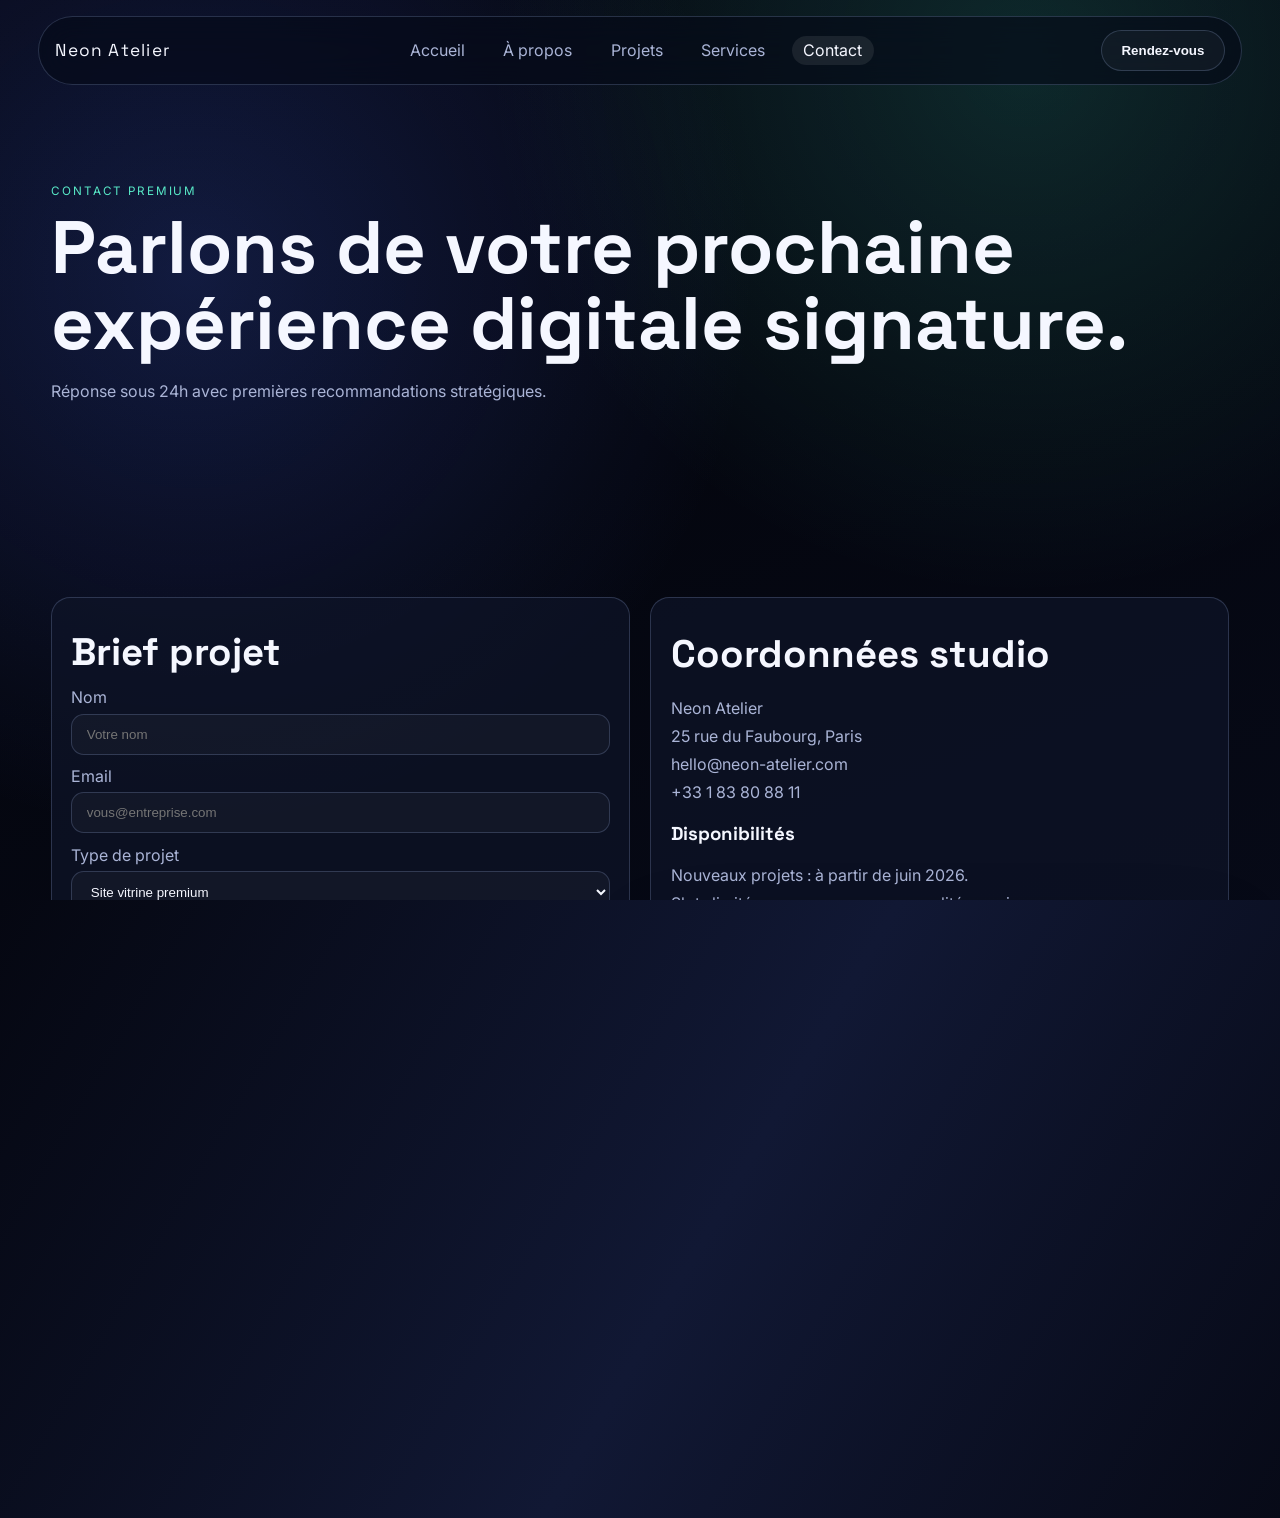
<file: contact.html>
<!DOCTYPE html><html lang="fr"><head><meta charset="UTF-8"><meta name="viewport" content="width=device-width, initial-scale=1.0"><title>Contact — Neon Atelier</title><link rel="preconnect" href="https://fonts.googleapis.com"><link rel="preconnect" href="https://fonts.gstatic.com" crossorigin><link href="https://fonts.googleapis.com/css2?family=Inter:wght@400;500;600;700;800&family=Space+Grotesk:wght@500;700&display=swap" rel="stylesheet"><link rel="stylesheet" href="styles.css"></head><body><div class="page-transition"></div><div class="grain"></div><div class="aurora a"></div><div class="aurora b"></div>
<header class="topbar"><a class="brand" href="index.html">Neon Atelier</a><nav class="nav-links"><a href="index.html">Accueil</a><a href="about.html">À propos</a><a href="projects.html">Projets</a><a href="services.html">Services</a><a class="active" href="contact.html">Contact</a></nav><button class="btn">Rendez-vous</button><button class="btn nav-toggle">Menu</button></header>
<main class="container"><section class="section reveal-on-scroll"><p class="eyebrow">Contact premium</p><h1>Parlons de votre prochaine expérience digitale signature.</h1><p class="lead">Réponse sous 24h avec premières recommandations stratégiques.</p></section>
<section class="section contact-wrap"><article class="card form reveal-on-scroll"><h2>Brief projet</h2><label>Nom</label><input placeholder="Votre nom"><label>Email</label><input type="email" placeholder="vous@entreprise.com"><label>Type de projet</label><select><option>Site vitrine premium</option><option>Rebranding digital</option><option>Plateforme SaaS</option></select><label>Message</label><textarea placeholder="Décrivez vos objectifs..."></textarea><button class="btn primary" style="margin-top:1rem; width:100%;">Envoyer la demande</button></article><article class="card reveal-on-scroll"><h2>Coordonnées studio</h2><p class="lead">Neon Atelier<br>25 rue du Faubourg, Paris<br>hello@neon-atelier.com<br>+33 1 83 80 88 11</p><h3>Disponibilités</h3><p class="lead">Nouveaux projets : à partir de juin 2026.<br>Slots limités pour conserver une qualité premium.</p><div class="hero-panel" style="padding:1.2rem;"><p class="eyebrow">Call to action</p><h3>Réservez un Creative Diagnostic</h3><a class="btn" href="services.html">Voir les offres</a></div></article></section></main>
<footer class="footer"><div class="container footer-grid"><div><h3>Neon Atelier</h3><small>Template contact premium.</small></div><div><h4>Pages</h4><p><a href="index.html">Accueil</a><br><a href="about.html">À propos</a></p></div><div><h4>Social</h4><p>Instagram<br>LinkedIn<br>Behance</p></div><div><h4>Mail</h4><p>hello@neon-atelier.com</p></div></div></footer><script src="script.js"></script></body></html>
</file>
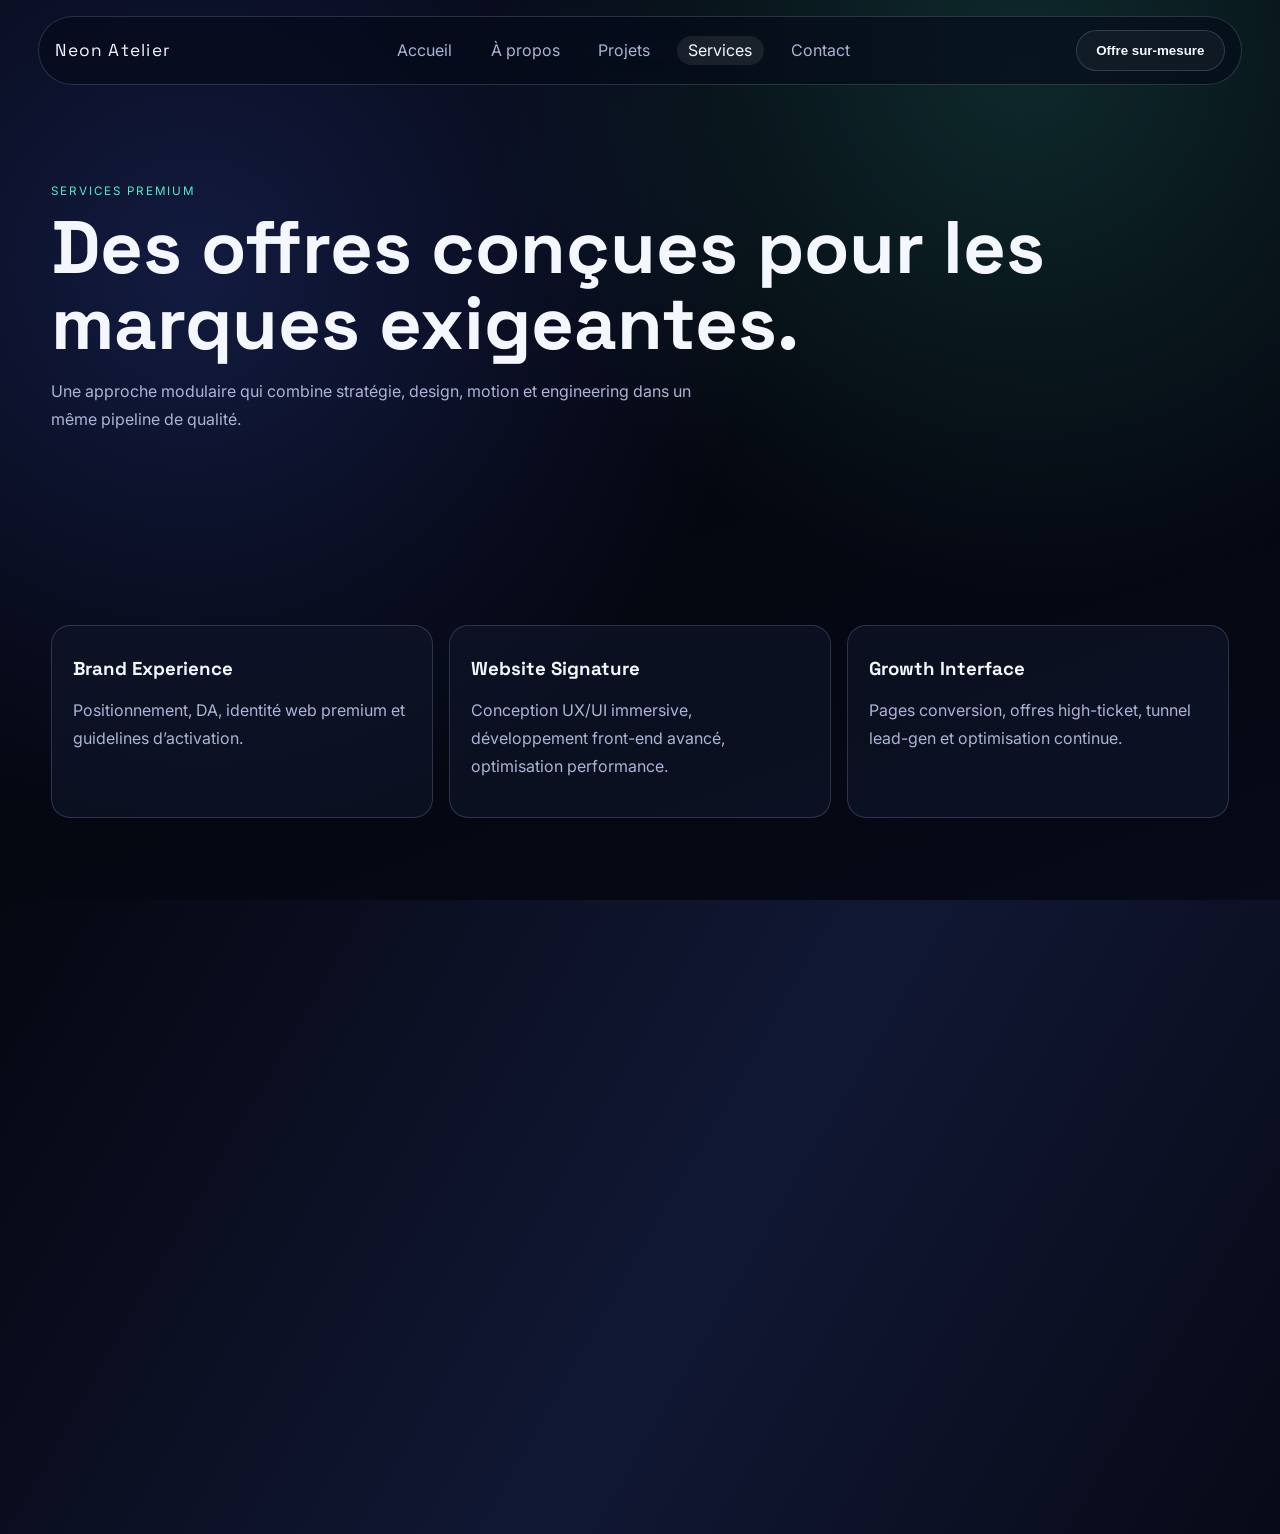
<file: services.html>
<!DOCTYPE html><html lang="fr"><head><meta charset="UTF-8"><meta name="viewport" content="width=device-width, initial-scale=1.0"><title>Services — Neon Atelier</title><link rel="preconnect" href="https://fonts.googleapis.com"><link rel="preconnect" href="https://fonts.gstatic.com" crossorigin><link href="https://fonts.googleapis.com/css2?family=Inter:wght@400;500;600;700;800&family=Space+Grotesk:wght@500;700&display=swap" rel="stylesheet"><link rel="stylesheet" href="styles.css"></head><body><div class="page-transition"></div><div class="grain"></div><div class="aurora a"></div><div class="aurora b"></div>
<header class="topbar"><a class="brand" href="index.html">Neon Atelier</a><nav class="nav-links"><a href="index.html">Accueil</a><a href="about.html">À propos</a><a href="projects.html">Projets</a><a class="active" href="services.html">Services</a><a href="contact.html">Contact</a></nav><button class="btn">Offre sur-mesure</button><button class="btn nav-toggle">Menu</button></header>
<main class="container"><section class="section reveal-on-scroll"><p class="eyebrow">Services premium</p><h1>Des offres conçues pour les marques exigeantes.</h1><p class="lead">Une approche modulaire qui combine stratégie, design, motion et engineering dans un même pipeline de qualité.</p></section>
<section class="section service-grid"><article class="card reveal-on-scroll"><h3>Brand Experience</h3><p class="lead">Positionnement, DA, identité web premium et guidelines d’activation.</p></article><article class="card reveal-on-scroll"><h3>Website Signature</h3><p class="lead">Conception UX/UI immersive, développement front-end avancé, optimisation performance.</p></article><article class="card reveal-on-scroll"><h3>Growth Interface</h3><p class="lead">Pages conversion, offres high-ticket, tunnel lead-gen et optimisation continue.</p></article></section>
<section class="section"><h2 class="reveal-on-scroll">Notre process</h2><div class="process"><article class="card reveal-on-scroll"><h3>01 Discovery</h3><p class="lead">Audit, benchmark et objectifs business.</p></article><article class="card reveal-on-scroll"><h3>02 Concept</h3><p class="lead">Moodboard, architecture narrative, prototypes interactifs.</p></article><article class="card reveal-on-scroll"><h3>03 Production</h3><p class="lead">Design system, intégration, QA premium.</p></article><article class="card reveal-on-scroll"><h3>04 Launch</h3><p class="lead">Mise en ligne, suivi analytics, itérations.</p></article></div></section></main>
<footer class="footer"><div class="container footer-grid"><div><h3>Neon Atelier</h3><small>Services haut de gamme.</small></div><div><h4>Navigation</h4><p><a href="projects.html">Projets</a></p></div><div><h4>Email</h4><p>hello@neon-atelier.com</p></div><div><h4>Call</h4><p>+33 1 83 80 88 11</p></div></div></footer><script src="script.js"></script></body></html>
</file>
<file: styles.css>
:root {
  --bg: #050711;
  --surface: rgba(13, 17, 34, 0.78);
  --surface-2: rgba(18, 24, 45, 0.92);
  --stroke: rgba(173, 197, 255, 0.2);
  --text: #f5f7ff;
  --muted: #aab4d6;
  --primary: #7f9cff;
  --secondary: #58e9c7;
  --accent: #c77dff;
  --shadow: 0 25px 80px rgba(2, 6, 20, 0.56);
  --radius-lg: 1.6rem;
}

* { box-sizing: border-box; }

html, body {
  margin: 0;
  padding: 0;
  min-height: 100%;
  font-family: "Inter", system-ui, sans-serif;
  color: var(--text);
  background: radial-gradient(circle at 15% 18%, rgba(73, 107, 255, 0.2), transparent 34%),
    radial-gradient(circle at 80% 4%, rgba(73, 255, 212, 0.14), transparent 30%),
    linear-gradient(160deg, #050711 0%, #04060f 35%, #090d1e 100%);
  overflow-x: hidden;
}

body { position: relative; }
a { color: inherit; text-decoration: none; }
img { width: 100%; display: block; border-radius: 1rem; }

.grain {
  position: fixed; inset: 0; pointer-events: none; z-index: -2;
  background-image: radial-gradient(rgba(255,255,255,.08) 1px, transparent 1px);
  background-size: 3px 3px; opacity: .12;
}

.aurora {
  position: fixed; width: 42vw; aspect-ratio: 1; border-radius: 50%; filter: blur(80px);
  opacity: .45; z-index: -3; animation: float 18s ease-in-out infinite alternate;
}
.aurora.a { top: -20vh; left: -10vw; background: rgba(127,156,255,.42); }
.aurora.b { top: 30vh; right: -12vw; background: rgba(88,233,199,.3); animation-delay: -5s; }

.page-transition {
  position: fixed; inset: 0; z-index: 100; pointer-events: none;
  background: linear-gradient(120deg, #050711, #111834, #050711);
  transform: translateY(100%);
  transition: transform .75s cubic-bezier(.21,.86,.24,1);
}
body.is-loading .page-transition { transform: translateY(0); }

.container { width: min(1200px, 92vw); margin: 0 auto; }

.topbar {
  position: sticky; top: 1rem; z-index: 80; margin: 1rem auto 0;
  width: min(1240px, 94vw); padding: .8rem 1rem;
  border: 1px solid var(--stroke); border-radius: 999px;
  background: rgba(6,10,24,.64); backdrop-filter: blur(16px);
  display: flex; align-items: center; justify-content: space-between;
}
.brand { font-family: "Space Grotesk", sans-serif; font-size: 1.08rem; letter-spacing: .07em; }
.nav-links { display: flex; gap: 1rem; color: var(--muted); }
.nav-links a { padding: .3rem .7rem; border-radius: 999px; transition: .3s; }
.nav-links a.active, .nav-links a:hover { color: var(--text); background: rgba(255,255,255,.08); }

.nav-toggle { display: none; }
.btn {
  border: 1px solid var(--stroke); border-radius: 999px; padding: .75rem 1.2rem;
  background: rgba(255,255,255,.04); color: var(--text); font-weight: 600; cursor: pointer; transition: .25s;
}
.btn:hover { transform: translateY(-3px); box-shadow: 0 12px 26px rgba(0,0,0,.36); }
.btn.primary { border: none; background: linear-gradient(120deg,var(--primary),var(--accent),var(--secondary)); background-size: 240% 240%; animation: gradientMove 6s ease infinite; }

.section { padding: 5.5rem 0; position: relative; }
.eyebrow { color: var(--secondary); letter-spacing: .16em; text-transform: uppercase; font-size: .73rem; }
h1,h2,h3,h4 { margin: .6rem 0; font-family: "Space Grotesk", sans-serif; }
h1 { font-size: clamp(2.4rem, 5.8vw, 5.6rem); line-height: 1.02; }
h2 { font-size: clamp(1.8rem, 3vw, 3rem); }
.lead { color: var(--muted); line-height: 1.75; max-width: 64ch; }

.hero-grid { display: grid; grid-template-columns: 1.1fr .9fr; gap: 2rem; align-items: center; padding: 4rem 0 1rem; }
.hero-panel, .glass-card {
  border: 1px solid var(--stroke); border-radius: var(--radius-lg);
  background: linear-gradient(155deg, rgba(255,255,255,.12), rgba(255,255,255,.03));
  backdrop-filter: blur(10px); box-shadow: var(--shadow);
}
.hero-visual { min-height: 520px; position: relative; overflow: hidden; padding: 1.4rem; }
.glow-orb { position: absolute; border-radius: 50%; filter: blur(5px); }
.glow-orb.one { width: 280px; height: 280px; top: -65px; right: -50px; background: radial-gradient(circle, #d8e4ff 0%, #7f9cff 40%, transparent 70%); }
.glow-orb.two { width: 200px; height: 200px; bottom: -42px; left: -45px; background: radial-gradient(circle, #c8fff0 0%, #58e9c7 36%, transparent 70%); }

.matrix { position: absolute; inset: auto 1.2rem 1.2rem; padding: 1rem; border-radius: 1rem; background: rgba(4,8,21,.65); border: 1px solid rgba(255,255,255,.2); }
.stat-row { display: grid; grid-template-columns: repeat(3,1fr); gap: 1rem; margin-top: 2rem; }
.stat-row strong { font-size: 1.5rem; display: block; }
.stat-row span { color: var(--muted); font-size: .85rem; }
.progress { height: 8px; border-radius: 999px; background: rgba(255,255,255,.08); margin: .6rem 0; overflow: hidden; }
.progress > i { display: block; height: 100%; width: var(--v); background: linear-gradient(90deg,var(--primary),var(--secondary)); }

.grid-3 { display: grid; grid-template-columns: repeat(3,1fr); gap: 1.2rem; }
.card {
  border: 1px solid var(--stroke); border-radius: 1.2rem; padding: 1.3rem;
  background: rgba(15,20,40,.7); transition: transform .35s, border-color .35s;
}
.card:hover { transform: translateY(-8px) rotateX(4deg); border-color: rgba(127,156,255,.5); }

.projects-preview { display: grid; grid-template-columns: repeat(2,1fr); gap: 1.4rem; margin-top: 2rem; }
.project-card { position: relative; overflow: hidden; min-height: 320px; }
.project-card::after {
  content:""; position:absolute; inset:0; background:linear-gradient(to top, rgba(6,8,17,.9), transparent 58%);
}
.project-card .meta { position: absolute; left: 1rem; right: 1rem; bottom: 1rem; z-index: 2; }

.testimonials { display: grid; grid-template-columns: 1fr 1fr; gap: 1.2rem; }
.quote { padding: 1.4rem; border: 1px solid var(--stroke); border-radius: 1.1rem; background: rgba(15,21,42,.72); }
.quote p { color: var(--muted); }

.footer {
  margin-top: 4rem; border-top: 1px solid var(--stroke); padding: 2.5rem 0 2rem;
  background: linear-gradient(to top, rgba(8,12,28,.95), transparent);
}
.footer-grid { display: grid; grid-template-columns: 2fr 1fr 1fr 1fr; gap: 1.2rem; }
.footer small { color: var(--muted); }

/* About */
.story { display: grid; grid-template-columns: .95fr 1.05fr; gap: 1.4rem; align-items: start; }
.timeline { border-left: 1px solid var(--stroke); margin-left: .6rem; padding-left: 1.3rem; }
.step { margin-bottom: 1.6rem; position: relative; }
.step::before { content:""; position:absolute; left:-1.73rem; top:.3rem; width: .7rem; height:.7rem; border-radius: 50%; background: var(--secondary); box-shadow: 0 0 0 8px rgba(88,233,199,.15); }
.skill-bars .bar { margin: .7rem 0; }

/* Projects page */
.filters { display: flex; gap: .7rem; flex-wrap: wrap; margin: 1rem 0 2rem; }
.filter-btn.active { background: rgba(127,156,255,.25); border-color: rgba(127,156,255,.5); }
.portfolio-grid { display:grid; grid-template-columns: repeat(3,1fr); gap: 1rem; }
.portfolio-item { min-height: 280px; position:relative; overflow:hidden; }
.portfolio-item.hide { display: none; }

/* Detail */
.project-hero { min-height: 62vh; display:grid; place-items:end start; padding: 3rem; background: linear-gradient(140deg, rgba(26,34,65,.7), rgba(10,14,28,.4)), url('https://images.unsplash.com/photo-1489515217757-5fd1be406fef?auto=format&fit=crop&w=1600&q=80') center/cover; }
.masonry { columns: 2 260px; column-gap: 1rem; }
.masonry img { margin-bottom: 1rem; border-radius: .9rem; }

/* Services */
.service-grid { display:grid; grid-template-columns: repeat(3,1fr); gap: 1rem; }
.process { display:grid; grid-template-columns: repeat(4,1fr); gap: 1rem; }

/* Contact */
.contact-wrap { display:grid; grid-template-columns: 1fr 1fr; gap: 1.2rem; }
.form { padding: 1.2rem; }
label { display:block; margin:.7rem 0 .4rem; color: var(--muted); }
input, textarea, select {
  width:100%; border:1px solid var(--stroke); border-radius:.8rem; background: rgba(255,255,255,.03);
  padding:.75rem .9rem; color: var(--text);
}
textarea { min-height: 140px; resize: vertical; }

.reveal-on-scroll { opacity: 0; transform: translateY(24px); transition: .7s cubic-bezier(.21,.86,.24,1); }
.reveal-on-scroll.visible { opacity: 1; transform: none; }

@keyframes gradientMove { 0%,100%{ background-position:0 50%;} 50%{ background-position:100% 50%;} }
@keyframes float { from { transform: translateY(0);} to { transform: translateY(40px);} }

@media (max-width: 980px) {
  .hero-grid, .story, .portfolio-grid, .service-grid, .footer-grid, .process, .contact-wrap, .grid-3, .projects-preview, .testimonials { grid-template-columns: 1fr; }
  .nav-toggle { display: inline-flex; }
  .nav-links {
    position: fixed; inset: 84px 4vw auto; background: rgba(8,12,29,.95);
    border: 1px solid var(--stroke); border-radius: 1rem; padding: 1rem;
    display: grid; gap: .6rem; transform: scale(.95); opacity: 0; pointer-events: none; transition: .3s;
  }
  .topbar.open .nav-links { opacity: 1; pointer-events: auto; transform: none; }
  .topbar > .btn { display:none; }
  .hero-visual { min-height: 420px; }
}
</file>
